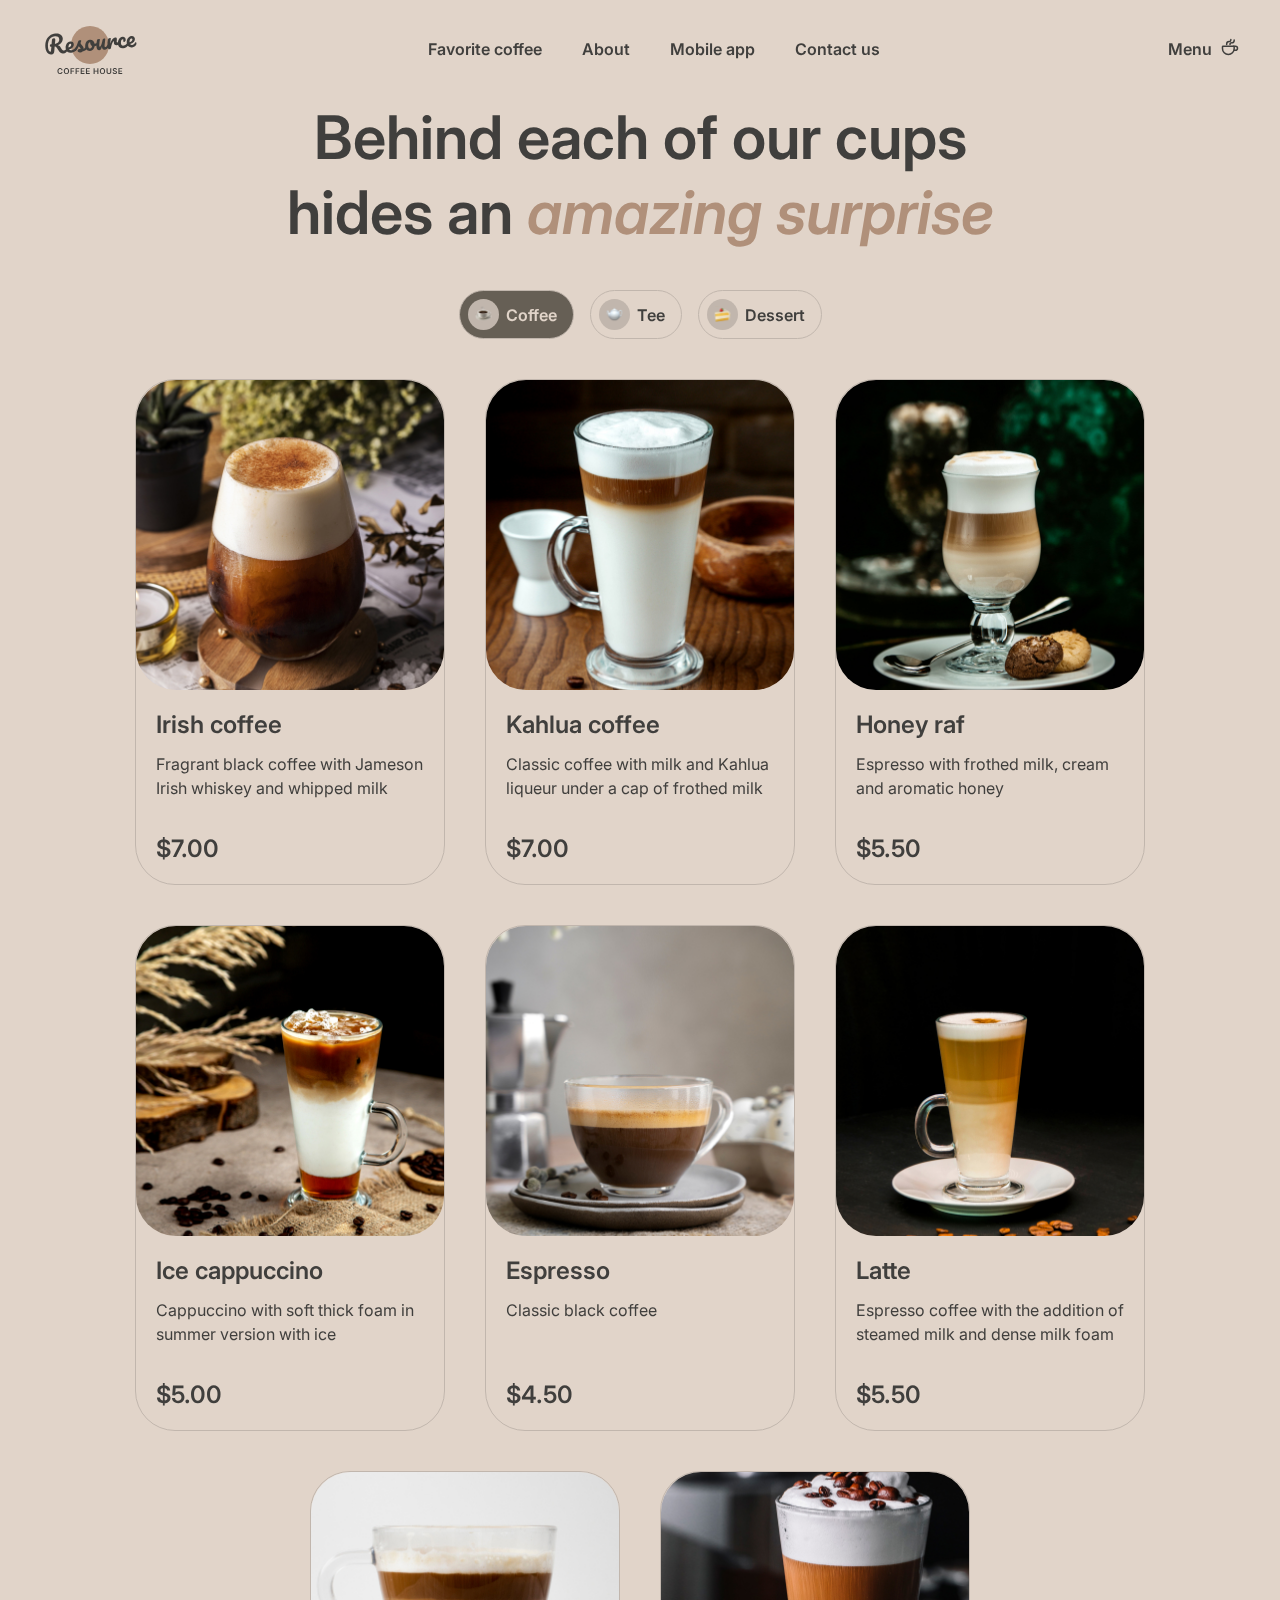
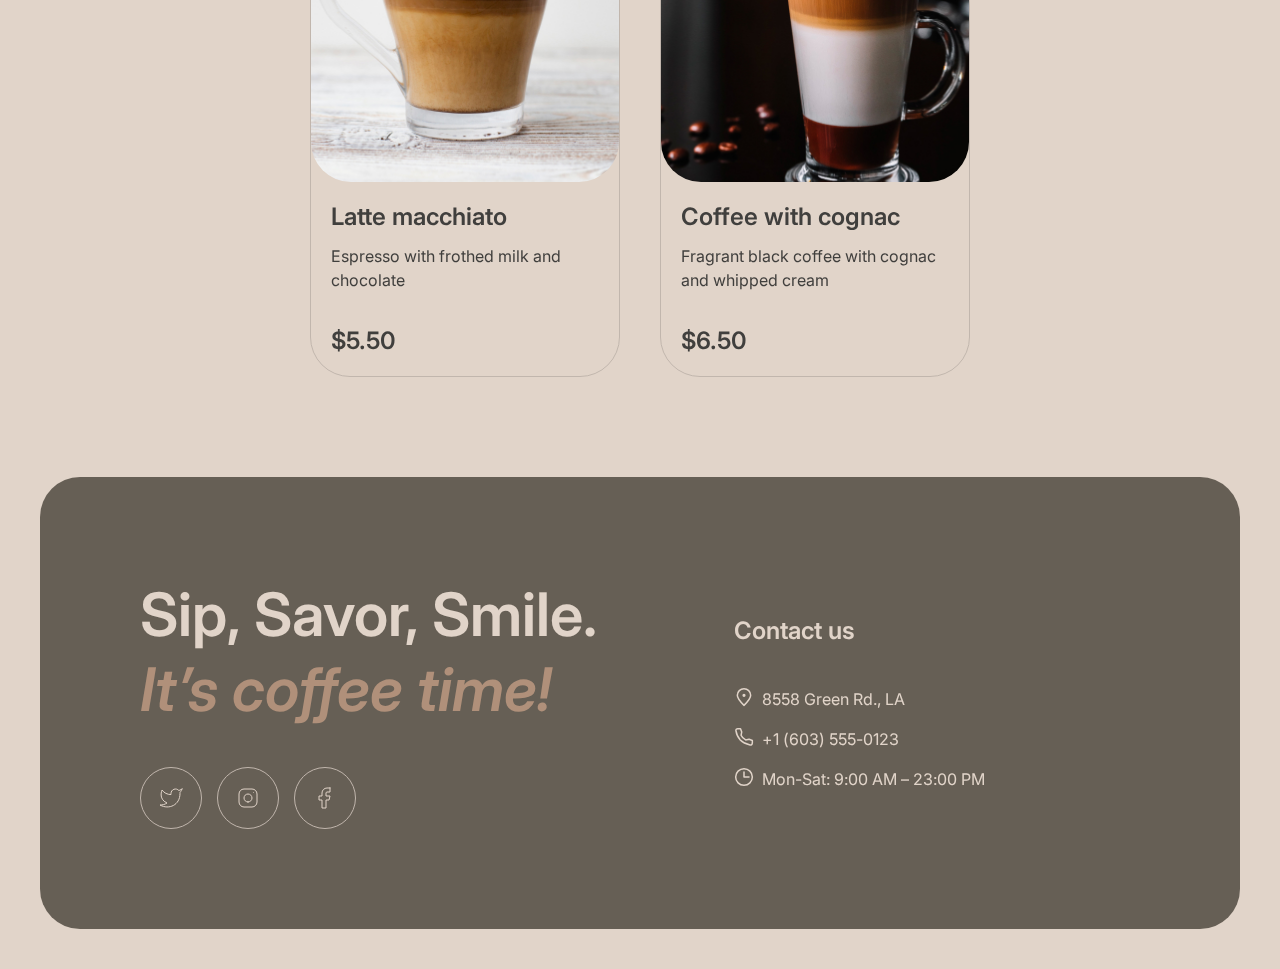
<file: menu.html>
<!DOCTYPE html>
<html lang="en">
  <head>
    <meta charset="UTF-8">
    <link rel="preconnect" href="https://fonts.googleapis.com">
    <link rel="preconnect" href="https://fonts.gstatic.com" crossorigin>
    <meta name="viewport" content="width=device-width, initial-scale=1.0">
    <link rel="stylesheet" href="./css/menustyle.css">
    <link rel="stylesheet" href="./css/menu.css">
    <link href="https://fonts.googleapis.com/css2?family=Inter:wght@400;600&display=swap" rel="stylesheet">

    <link rel="apple-touch-icon" sizes="180x180" href="./favicon/apple-touch-icon.png">
    <link rel="icon" type="image/png" sizes="32x32" href="./favicon/favicon-32x32.png">
    <link rel="icon" type="image/png" sizes="16x16" href="./favicon/favicon-16x16.png">
    <link rel="manifest" href="./favicon/site.webmanifest">
    <link rel="mask-icon" href="./favicon/safari-pinned-tab.svg" color="#5bbad5">
    <meta name="msapplication-TileColor" content="#da532c">
    <meta name="theme-color" content="#ffffff">
    <title>Coffee-House</title>
  </head>
  <body>
    <div class="page">
      <div class="overlay">
        <div class="modal1">
          <div class="modal-left" style="width: 47.5%;">
            <div class="modal-left-container">
            </div>
          </div>
          <div class="modal-right">
            <div class="modal-right1">
              <h3>
                Irish coffee
              </h3>
              <p>
                Fragrant black coffee with Jameson Irish whiskey and whipped milk
              </p>
            </div>
            <div class="modal-right2">
              <p  class="links-p size-">
                Size
              </p>
              <div class="modal-right2-container">
                <div class="btn_tabs-menu size-cost btn_tabs-menu-activ">
                  <div class="tabs_btn_ring-menu">
                    <p class="links-p">S</p>
                  </div>
                  <p class="p-btn">200 ml</p>
                </div>
                <div class="btn_tabs-menu size-cost">
                  <div class="tabs_btn_ring-menu">
                    <p class="links-p">M</p>
                  </div>
                  <p class="p-btn">300 ml</p>
                </div>
                <div class="btn_tabs-menu size-cost">
                  <div class="tabs_btn_ring-menu">
                    <p class="links-p">L</p>
                  </div>
                  <p class="p-btn">400 ml</p>
                </div>
              </div>
            </div>
            <div class="modal-right3">
              <p  class="links-p">
                Additives
              </p>
              <div class="modal-right2-container">
                <div class="btn_tabs-menu additives">
                  <div class="tabs_btn_ring-menu">
                    <p class="links-p ">1</p>
                  </div>
                  <p class="additives-number">Sugar</p>
                </div>
                <div class="btn_tabs-menu  additives">
                  <div class="tabs_btn_ring-menu">
                    <p class="links-p ">2</p>
                  </div>
                  <p class="additives-number">Cinnamon</p>
                </div>
                <div class="btn_tabs-menu  additives">
                  <div class="tabs_btn_ring-menu">
                    <p class="links-p ">3</p>
                  </div>
                  <p class="additives-number">Syrup</p>
                </div>
              </div>
            </div>
            <div class="modal-right4">
              <h3>
                Total:
              </h3>
              <h3 class="total">
                $7.00
              </h3>
            </div>
            <div class="modal-right5">
              <div style="display: flex; gap: 8px;">
                <img src="./img/info-empty.svg" alt="">
                <p style="font-size: 10px; font-weight: 600;">
                  The cost is not final. Download our mobile app to see the final price and place your order. Earn loyalty points and enjoy your favorite coffee with up to 20% discount.
                </p>
              </div>
            </div>
            <button class="btn-modal1" style="text-decoration: none;">Close</button>
          </div>
        </div>
      </div>
      <div class="burger_menu_container">
        <div class="modal">
          <a href="./index.html#favorite-coffee-1">
            <p>
              Favorite coffee
            </p>
          </a>
          <a href="./index.html#about">
            <p>
              About
            </p>
          </a>
          <a href="./index.html#mobile-app">
            <p>
              Mobile app
            </p>
          </a>
          <a href="#footer">
            <p>
              Contact us
            </p>
          </a>
          <a  href="./menu.html"><div class="" style="display: flex; align-items: center;">
            <p style="font-weight: 600; margin-bottom: 0px;">Menu</p>
            
              <img style="padding: 0 0 4px 8px" src="./img/coffee-cup.svg" alt="">
          </div></a>
        </div>
      </div>
        <header>
          <a href="./index.html">
            <img src="./img/logo.svg" alt="">
          </a>
          <div class="header_text">
            <a class="header_a" href="./index.html#favorite-coffee-1"
              ><p style="font-weight: 600">Favorite coffee</p></a
            >
            <a class="header_a" href="./index.html#about"><p style="font-weight: 600">About</p></a>
            <a class="header_a" href="./index.html#mobile-app"><p style="font-weight: 600">Mobile app</p></a>
            <a class="header_a" href="#footer"><p style="font-weight: 600">Contact us</p></a>
          </div>
          <a href="./menu.html"><div class="btn_menu">
            <p style="font-weight: 600;">Menu</p>
            
              <img style="padding: 0 0 4px 8px" src="./img/coffee-cup.svg" alt="">
          </div></a>
          <div class="burger_menu">
            <div class="burger_menu_vector"></div>
            <div class="burger_menu_vector"></div>
          </div>
        </header>
      <section class="menu">
        <h2>
          Behind each of our cups<br>
          hides an <span>amazing surprise</span>
        </h2>
        <div class="tabs">
          <!-- <div class="tabs_btn_activ">
            <div class="tabs_btn_container">
              <div class="tabs_btn_ring_activ">☕️</div>
              Coffee
            </div>
          </div>
          <div class="tabs_btn_disabled">
            <div class="tabs_btn_container">
              <div class="tabs_btn_ring_disabled">🥛</div>
              Tea
            </div>
          </div>
          <div class="tabs_btn_disabled">
            <div class="tabs_btn_container">
              <div class="tabs_btn_ring_disabled">🍰</div>
              Dessert
            </div>
          </div> -->
          <div class="btn_tabs btn_tabs_active">
            <div class="tabs_btn_ring">
              <img src="./img/coffee_menu.svg" alt="">
            </div>
            Coffee
          </div>
          <div class="btn_tabs">
            <div class="tabs_btn_ring">
              <img src="./img/tee_menu.svg" alt="">
            </div>
            Tee
          </div>
          <div class="btn_tabs">
            <div class="tabs_btn_ring">
              <img src="./img/dessert_menu.svg" alt="">
            </div>
            Dessert
          </div>
        </div>
        <div class="menu_grid">
        </div>
      </section>
      <footer id="footer">
        <div>
          <h2 style="color: var(--text-light, #e1d4c9)">
            Sip, Savor, Smile.<br>
            <span>It’s coffee time!</span>
          </h2>
          <button class="btn_ring">
            <svg
              class="twitter_svg"
              width="24"
              height="24"
              viewBox="0 0 24 24"
              fill="none"
              xmlns="http://www.w3.org/2000/svg"
            >
              <g id="twitter">
                <path
                  class="twitter_svg"
                  
                  d="M23 3.01006C23 3.01006 20.9821 4.20217 19.86 4.54006C19.2577 3.84757 18.4573 3.35675 17.567 3.13398C16.6767 2.91122 15.7395 2.96725 14.8821 3.29451C14.0247 3.62177 13.2884 4.20446 12.773 4.96377C12.2575 5.72309 11.9877 6.62239 12 7.54006V8.54006C10.2426 8.58562 8.50127 8.19587 6.93101 7.4055C5.36074 6.61513 4.01032 5.44869 3 4.01006C3 4.01006 -1 13.0101 8 17.0101C5.94053 18.408 3.48716 19.109 1 19.0101C10 24.0101 21 19.0101 21 7.51006C20.9991 7.23151 20.9723 6.95365 20.92 6.68006C21.9406 5.67355 23 3.01006 23 3.01006Z"
                  stroke="#E1D4C9"
                  stroke-linecap="round"
                  stroke-linejoin="round"
                />
              </g>
            </svg>
          </button>
          <button class="btn_ring">
            <svg
              class="twitter_svg"
              width="24"
              height="24"
              viewBox="0 0 24 24"
              fill="none"
              xmlns="http://www.w3.org/2000/svg"
            >
              <g id="instagram">
                <path
                  class="twitter_svg"
                  
                  d="M12 16C14.2091 16 16 14.2091 16 12C16 9.79086 14.2091 8 12 8C9.79086 8 8 9.79086 8 12C8 14.2091 9.79086 16 12 16Z"
                  stroke="#E1D4C9"
                  stroke-linecap="round"
                  stroke-linejoin="round"
                />
                <path
                  class="twitter_svg"
                  
                  d="M3 16V8C3 5.23858 5.23858 3 8 3H16C18.7614 3 21 5.23858 21 8V16C21 18.7614 18.7614 21 16 21H8C5.23858 21 3 18.7614 3 16Z"
                  stroke="#E1D4C9"
                />
                <path
                  class="twitter_svg"
                 
                  d="M17.5 6.51L17.51 6.49889"
                  stroke="#E1D4C9"
                  stroke-linecap="round"
                  stroke-linejoin="round"
                />
              </g>
            </svg>
          </button>
          <button class="btn_ring">
            <svg
              class="twitter_svg"
              width="24"
              height="24"
              viewBox="0 0 24 24"
              fill="none"
              xmlns="http://www.w3.org/2000/svg"
            >
              <g id="facebook">
                <path
                  class="twitter_svg"
                  
                  d="M17 2H14C12.6739 2 11.4021 2.52678 10.4645 3.46447C9.52678 4.40215 9 5.67392 9 7V10H6V14H9V22H13V14H16L17 10H13V7C13 6.73478 13.1054 6.48043 13.2929 6.29289C13.4804 6.10536 13.7348 6 14 6H17V2Z"
                  stroke="#E1D4C9"
                  stroke-linecap="round"
                  stroke-linejoin="round"
                />
              </g>
            </svg>
          </button>
        </div>
        <div class="footer_container">
          <h3 style="margin: 0 0 41px; color: #e1d4c9">Contact us</h3>
          <div style="display: flex; flex-direction: column;">
            <div class="footer_a" >
              <a target="_blank" href="https://www.google.pl/maps/place/Barlum+Apartments/@42.3627274,-83.0668843,18.17z/data=!4m14!1m7!3m6!1s0x4d34bcbe7cc5fb85:0x880c52ec5c0ba44b!2zODU1OCBHcmVlbiBSZCwgTGFjaGluZSwgTUkgNDk3NTMsINCh0KjQkA!3b1!8m2!3d45.0669949!4d-83.7221736!3m5!1s0x8824d297949158b9:0xe3beed718c783cd1!8m2!3d42.3625292!4d-83.0673018!16s%2Fg%2F11byx8kpzk?entry=ttu" class="link-footer">
                <img style="margin: 0 8px 4px 0" src="./img/pin-alt.svg" alt="">
                <p style="color: #e1d4c9">8558 Green Rd., LA</p>
              </a>
            </div>
            <div class="footer_a" style=" margin: 16px 0px">
              <a target="" href="tel:+1603555-0123" class="link-footer">
                <img style="margin: 0 8px 4px 0" src="./img/phone.svg" alt="">
                <p style="color: #e1d4c9">+1 (603) 555-0123</p>
              </a>
            </div>
            <div class="footer_a">
              <div style="display: flex; cursor: auto;">
                  <img style="margin: 0 8px 4px 0" src="./img/clock.svg" alt="">
                  <p style="color: #e1d4c9">Mon-Sat: 9:00 AM – 23:00 PM</p>
                
              </div>
            </div>
          </div>
        </div>
      </footer>
    </div>
    <script src="./js/js.js" ></script>
  </body>
</html>
</file>
<file: css/menustyle.css>
/* Указываем box sizing */
*,
*::before,
*::after {
  box-sizing: border-box;
}

/* Убираем внутренние отступы */
ul[class],
ol[class] {
  padding: 0;
}

/* Убираем внешние отступы */
body,
h1,
h2,
h3,
h4,
p,
ul[class],
ol[class],
li,
figure,
figcaption,
blockquote,
dl,
dd {
  margin: 0;
}

/* Выставляем основные настройки по-умолчанию для body */
body {
  min-height: 100vh;
  scroll-behavior: smooth;
  text-rendering: optimizeSpeed;
  line-height: 1.5;
  background-color: #e1d4c9;
  font-family: "Inter", sans-serif;
}

/* Удаляем стандартную стилизацию для всех ul и il, у которых есть атрибут class*/
ul[class],
ol[class] {
  list-style: none;
}

/* Элементы a, у которых нет класса, сбрасываем до дефолтных стилей */
a:not([class]) {
  text-decoration-skip-ink: auto;
}

/* Упрощаем работу с изображениями */
img {
  max-width: 100%;
  display: block;
}

/* Указываем понятную периодичность в потоке данных у article*/
article > * + * {
  margin-top: 1em;
}

/* Наследуем шрифты для инпутов и кнопок */
input,
button,
textarea,
select {
  font: inherit;
}

/* Удаляем все анимации и переходы для людей, которые предпочитай их не использовать */
@media (prefers-reduced-motion: reduce) {
  * {
    animation-duration: 0.01ms !important;
    animation-iteration-count: 1 !important;
    transition-duration: 0.01ms !important;
    scroll-behavior: auto !important;
  }
}

h1 {
  font-size: 72px;
  font-style: normal;
  font-weight: 600;
  line-height: 105%;

  color: #e1d4c9;
}

h2 {
  font-size: 60px;
  font-style: normal;
  font-weight: 600;
  line-height: 125%;

  color: #403f3d;

  margin: 0px 0px 40px;
}

h3 {
  font-size: 24px;
  font-weight: 600;
  line-height: 125%;

  color: #403f3d;
}

p {
  font-size: 16px;
  font-weight: 400;
  line-height: 150%;

  color: #403f3d;
}

a {
  text-decoration: none;
}

span {
  color: #b0907a;
  font-style: italic;
}

.links-p {
  font-weight: 600;
}

/* PAGE
         ========================================================================== */

.page {
  max-width: 1440px;
  margin: 0 auto;
  padding: 0 40px;

  min-height: 100%;
}


/* HEADER
       ========================================================================== */

.overlay {

  position: fixed;
  top: 0;
  bottom: 0;
  left: 0;
  right: 0;
  background-color: rgba(56, 52, 48, 0.8);
  z-index: 1002;

  display: none;
  justify-content: center;
  align-items: center;
}

.modal1 {
  max-width: 800px;
  width: 100%;
  position: fixed;
  
  background-color: #E1D4C9;
  padding: 16px;
  border-radius: 40px;
  z-index: 2;
 
  display: flex;
  justify-content: space-between;
}

.modal-left-container {
  width: 310px;
  height: 310px;
  border-radius: 40px;
  background-image: url(./img/coffee-1.jpg);
}

.modal-right1 {
  display: flex;
  gap: 8px;
  flex-direction: column;
}

.modal-right {
  display: flex;
  flex-direction: column;
  gap: 20px;
  max-width: 438px;
}

.modal-right2 {
  display: flex;
  gap: 8px;
  flex-direction: column;
}

.modal-right2-container {
  display: flex;
  flex-wrap: wrap ;
  gap: 8px;
}

.modal-right3 {
  display: flex;
  gap: 8px;
  flex-direction: column;
}

.modal-right4 {
  display: flex;
  justify-content: space-between;
}

.modal-right5 {
  padding: 12px 0px;
  border-top: 1px solid #C1B6AD;
}

.btn-modal1 {
  width: 100%;
  padding: 10px 0px;
  border-radius: 40px;
  border: 1px solid #665F55;
  background-color: inherit;
  font-size: 16px;
  font-weight: 600;
}

.btn_tabs-menu {
  max-width: 141px;
  padding: 7px 12px 8px 8px;
  display: flex;
  justify-content: center;
  align-items: center;
  gap: 8px;
  border-radius: 100px;
  border: 1px solid #c1b6ad;
  color: #403f3d;
  font-weight: 600;
  cursor: pointer;
  line-height: 150%;
  letter-spacing: 0;
  transition: all 0.3s ease;
}

.btn_tabs-menu-activ {
  color: #c1b6ad;
  background-color: #665F55;
}

.btn_tabs-menu-activ .p-btn{
  color: #E1D4C9;
}

.btn_tabs-menu-activ .additives-number{
  color: #E1D4C9;
}


.btn_tabs-menu-activ .tabs_btn_ring-menu {
  background: #E1D4C9;
}

.tabs_btn_ring-menu {
  height: 30px;
  width: 30px;

  display: flex;
  background: #c1b6ad;
  border-radius: 100px;
  align-items: center;
  justify-content: center;
}

@media (max-width: 800px) {
  
  .modal-right {
    width: 47%;
 }

  .modal1 {
    max-width: 688px;
  }
}

@media (max-width: 650px) {

  .modal-left {
    display: none;
  }

  .modal-right {
    width: 100%;
  }

  .modal1 {
    width: 90%;
    justify-content: center;
}
}

header {
  display: flex;
  justify-content: space-between;
  align-items: center;

  margin: 20px 0px;

  position: relative;
  z-index: 1001;
}

.header_text {
  display: flex;

  align-items: center;
}

.btn_menu {
  height: 26px;
  display: flex;
  align-items: center;

  background-color: #e1d4c9;
  border: 0px;

  border-bottom: 2px solid rgba(64, 63, 61, 0);
  position: relative;

  transition: 500ms;
  transition-timing-function: ease-in-out;
}

/* .btn_menu::before {
        content: '';
        bottom: 0;
        left: 0;
        position: absolute;
        width: 100%;
        height: 2px;
        background-color: #403f3d;
      } */

.btn_menu:hover {
  transition: 500ms;
  transition-timing-function: ease-in-out;
  border-bottom: 2px solid rgba(64, 63, 61, 1);
}

.header_a {
  border-bottom: 2px solid rgba(64, 63, 61, 0);
  transition: 500ms;
  transition-timing-function: ease-in-out;

  margin-right: 40px;
}

.header_a:last-child {
  margin-right: 0px;
}

.header_a:hover {
  border-bottom: 2px solid rgba(64, 63, 61, 1);
  transition: 500ms;
  transition-timing-function: ease-in-out;
}

.burger_menu {
  display: none;
}

.burger_menu_vector {
  display: none;
}

/* MENU
     ========================================================================== */

.menu {
  text-align: center;
}

.tabs {
  display: flex;

  margin: 40px 0px;
  justify-content: center;

  gap: 16px;
}

.btn_tabs {
  padding: 8px 16px 8px 8px;

  display: flex;
  justify-content: center;
  align-items: center;

  gap: 7px;
  border-radius: 100px;

  border: 1px solid #c1b6ad;

  color: #403f3d;
  font-weight: 600;

  cursor: pointer;
  transition: all 0.3s ease;
}

.btn_tabs_active {
  cursor: default;
  pointer-events: none;
  color: #e1d4c9;
  background: #665f55;
}

.tabs_btn_ring {
  padding: 7px 7px;

  display: flex;
  justify-content: center;
  align-items: center;

  background: #c1b6ad;

  border-radius: 100px;
}

.tabs_btn_activ {
  margin-right: 16px;
  padding: 8px 16px 8px 8px;

  border-radius: 100px;
  background-color: #665f55;
  color: #e1d4c9;

  font-family: Inter;
  font-size: 16px;
  font-style: normal;
  font-weight: 600;
  line-height: 150%;

  border: 0px;
  transition: 500ms;
  transition-timing-function: ease-in-out;
}

.tabs_btn_disabled {
  margin-right: 16px;
  padding: 8px 16px 8px 8px;

  border-radius: 100px;
  background-color: #e1d4c9;
  color: #665f55;

  font-family: Inter;
  font-size: 16px;
  font-style: normal;
  font-weight: 600;
  line-height: 150%;

  border: 1px solid #665f55;
  transition: 500ms;
  transition-timing-function: ease-in-out;
  cursor: pointer;
}

.tabs_btn_disabled:hover {
  margin-right: 16px;
  padding: 8px 16px 8px 8px;

  border-radius: 100px;
  background-color: #e1d4c9;
  color: #e1d4c9;

  font-family: Inter;
  font-size: 16px;
  font-style: normal;
  font-weight: 600;
  line-height: 150%;

  border: 1px solid #665f55;
  background-color: #665f55;

  transition: 500ms;
  transition-timing-function: ease-in-out;

  .tabs_btn_ring_disabled {
    border-radius: 100px;
    padding: 3px 7px;
    margin-right: 8px;

    background-color: #e1d4c9;

    transition: 500ms;
    transition-timing-function: ease-in-out;
  }
}

.tabs_btn_container {
  display: flex;
  align-items: center;
}

.tabs_btn_ring_activ {
  border-radius: 100px;
  padding: 3px 7px;
  margin-right: 8px;

  background-color: #e1d4c9;
  transition: 500ms;
  transition-timing-function: ease-in-out;
}

.tabs_btn_ring_disabled {
  border-radius: 100px;
  padding: 3px 7px;
  margin-right: 8px;

  background-color: #c1b6ad;
  transition: 500ms;
  transition-timing-function: ease-in-out;
}

.menu_grid {
  display: flex;
  flex-flow: row wrap;
  justify-content: center;
  align-items: center;
  gap: 40px;
}

.menu_box {
  width: 310px;
  height: 506px;

  display: flex;
  flex-direction: column;

  border-radius: 40px;
  border: 1px solid var(--border-light, #c1b6ad);

  cursor: pointer;
}

.img_menu_box_1 {
  width: 100%;
  height: 310px;

  border-radius: 40px;

  background-repeat: no-repeat;
  /* background-image: url(../img/coffee-1.jpg); */
  background-size: 110%;
  background-position: 50% 50%;

  transition: 500ms;
  transition-timing-function: ease-in-out;
}

.img_menu_box_1:hover {
  background-size: 100%;
  transition: 500ms;
  transition-timing-function: ease-in-out;
}



.text_menu_box {
  flex: 1;

  display: flex;
  flex-direction: column;
  align-items: flex-start;

  padding: 20px;
}

.text_menu_box_bot {
  flex: 1;
  display: flex;
  flex-direction: column;
  justify-content: space-between;
}

/* FOOTER
     ========================================================================== */
footer {
  width: 100%;

  display: flex;
  align-items: center;

  padding: 100px;
  margin: 100px 0px 40px;

  border-radius: 40px;
  background: var(--background-container, #665f55);
  
}

.footer_container {
  margin-left: 137px;
}

.btn_ring {
  padding: 18px 18px 12px 18px;
  margin-right: 11px;

  background-color: #665f55;

  border-radius: 100px;
  border: 1px solid var(--border-light, #c1b6ad);
  transition: 500ms;
  transition-timing-function: ease-in-out;

  cursor: pointer;
}

.btn_ring:hover {
  background-color: #e1d4c9;
  transition: 500ms;
  transition-timing-function: ease-in-out;

  .twitter_svg {
    stroke: #403f3d;
    transition: 500ms;
    transition-timing-function: ease-in-out;
  }
}

.btn_ringt:hover {
  transition: 500ms;
  transition-timing-function: ease-in-out;
  -webkit-transition: 500ms;
  -webkit-transition-timing-function: ease-in-out;
  background-color: #e1d4c9;
  .twitter_svg {
    stroke: #403f3d;
    transition: 500ms;
    transition-timing-function: ease-in-out;
  }
}

.footer_a {
  cursor: pointer;
  display: inline-flex;
  justify-content: flex-start;
  align-items: flex-end;
  flex-wrap: wrap;
}

.link-footer {
  display: inline-flex;
  text-decoration: none;
  position: relative; /* Позиционируем ссылку относительно ее контейнера */
}

.link-footer::after {
  content: ''; /* Добавляем псевдоэлемент для создания подчеркивания */
  position: absolute; /* Позиционируем псевдоэлемент абсолютно */
  left: 0; /* Располагаем его в начале ссылки */
  bottom: -2px; /* Располагаем внизу от родительского элемента */
  width: 100%; /* Занимаем всю доступную ширину */
  height: 2px; /* Высота подчеркивания */
  background-color: transparent; /* Начальный цвет (прозрачный) */
  transition: width 0.5s, background-color 0.5s; /* Анимируем ширину и цвет */
}

.link-footer:hover::after {
  width: 100%; /* Увеличиваем ширину до 100% при ховере */
  background-color: rgba(225, 212, 201, 1); /* Изменяем цвет при ховере */
}

@media (max-width: 1439px) {
  .menu_grid {
   
  }
}

@media (max-width: 1011px) {
  .menu_grid {
    
  }
}

@media (max-width: 933px) {
  .footer_container {
    margin-left: 0px;
  }
}

@media (max-width: 795px) {
  h2 {
    max-width: 688px;
  }

  .header_text {
    display: none;
  }

  .burger_menu {
    width: 44px;
    height: 44px;

    display: flex;
    flex-direction: column;
    justify-content: center;
    align-items: center;

    border: 1px solid rgba(64, 63, 61, 1);
    border-radius: 100px;
  }

  .burger_menu_vector {
    display: block;

    width: 16px;
    height: 1.5px;

    background-color: #403f3d;

    border-radius: 100px;
  }

  .btn_menu {
    display: none;
  }

  footer {
    flex-direction: column;
    align-items: flex-start;

    padding: 100px 60px;
  }

  .footer_container {
    margin-top: 100px;
    margin-left: 0px;
  }
}

@media (max-width: 680px) {
  .page {
    padding: 0px 16px;
  }

  h1 {
    font-size: 42px;
    font-style: italic;
    font-weight: 600;
    line-height: 115%;
  }

  h2 {
    font-size: 32px;
    font-style: normal;
    font-weight: 600;
    line-height: 125%;

  }

  footer {
    padding: 60px 16px;
  }
}

@media (max-width: 640px) {
  .menu_grid {
    

    gap: 40px;
  }
  .tabs {
    gap: 8px;
  }
}
</file>
<file: css/menu.css>
.burger_menu_container {
    position: fixed;
    top: 0;
    bottom: 0;
    left: 0;
    right: 0;
    background: #e1d4c9;
    z-index: -1;
    opacity: 0;
    transition: opacity 0.5s ease; /* Плавный переход для изменения непрозрачности */
    pointer-events: none; /* Чтобы клики не проходили сквозь меню, когда оно скрыто */
  }
  
  .burger_menu_container_activ {
  
    opacity: 1;
    z-index: 1000;
    pointer-events: auto; /* Включаем обработку событий, когда меню отображается */
  }
  
  .modal {
    display: flex;
    text-align: center;
    position: fixed;
    left: 50%;
    top: 390px;
    width: 100%;
    transform: translate(-50%, -60%);
    z-index: 1001;
    flex-direction: column;
    align-items: center;
  }
  
  .modal p{
    font-size: 32px;
    line-height: 125%;
    font-weight: 600;
    margin-bottom: 60px;
  }

  .p-btn {
    font-size: 16px;
    font-weight: 600;
  }

  .additives-number {
    font-size: 16px;
    font-weight: 600;
  }

@media (max-width: 795px) {
    
  
    .burger_menu {
      width: 44px;
      height: 44px;
      gap: 7px;
  
      display: flex;
      flex-direction: column;
      justify-content: center;
      align-items: center;
  
      border: 1px solid rgba(64, 63, 61, 1);
      border-radius: 100px;
  
      position: relative;
    }
  
    .burger_menu_vector {
      display: block;
  
      width: 16px;
      height: 2px;
  
      background-color: #403f3d;
  
      border-radius: 100px;
      transition: transform 0.3s ease;
    }
  
    .line1 {
      display: inline-block;
      position: absolute;
  
      transform: rotate(45deg);
      transition: transform 0.3s ease;
    }
  
    .line2 {
      display: inline-block;
      transform: rotate(-45deg);
      transition: transform 0.3s ease;
    }
  
    .btn_menu {
      display: none;
    }
  

}

@media (max-width: 795px) {

    .modal p{
        font-size: 32px;
        line-height: 125%;
        font-weight: 600;
        margin-bottom: 60px;
      }
}
</file>
